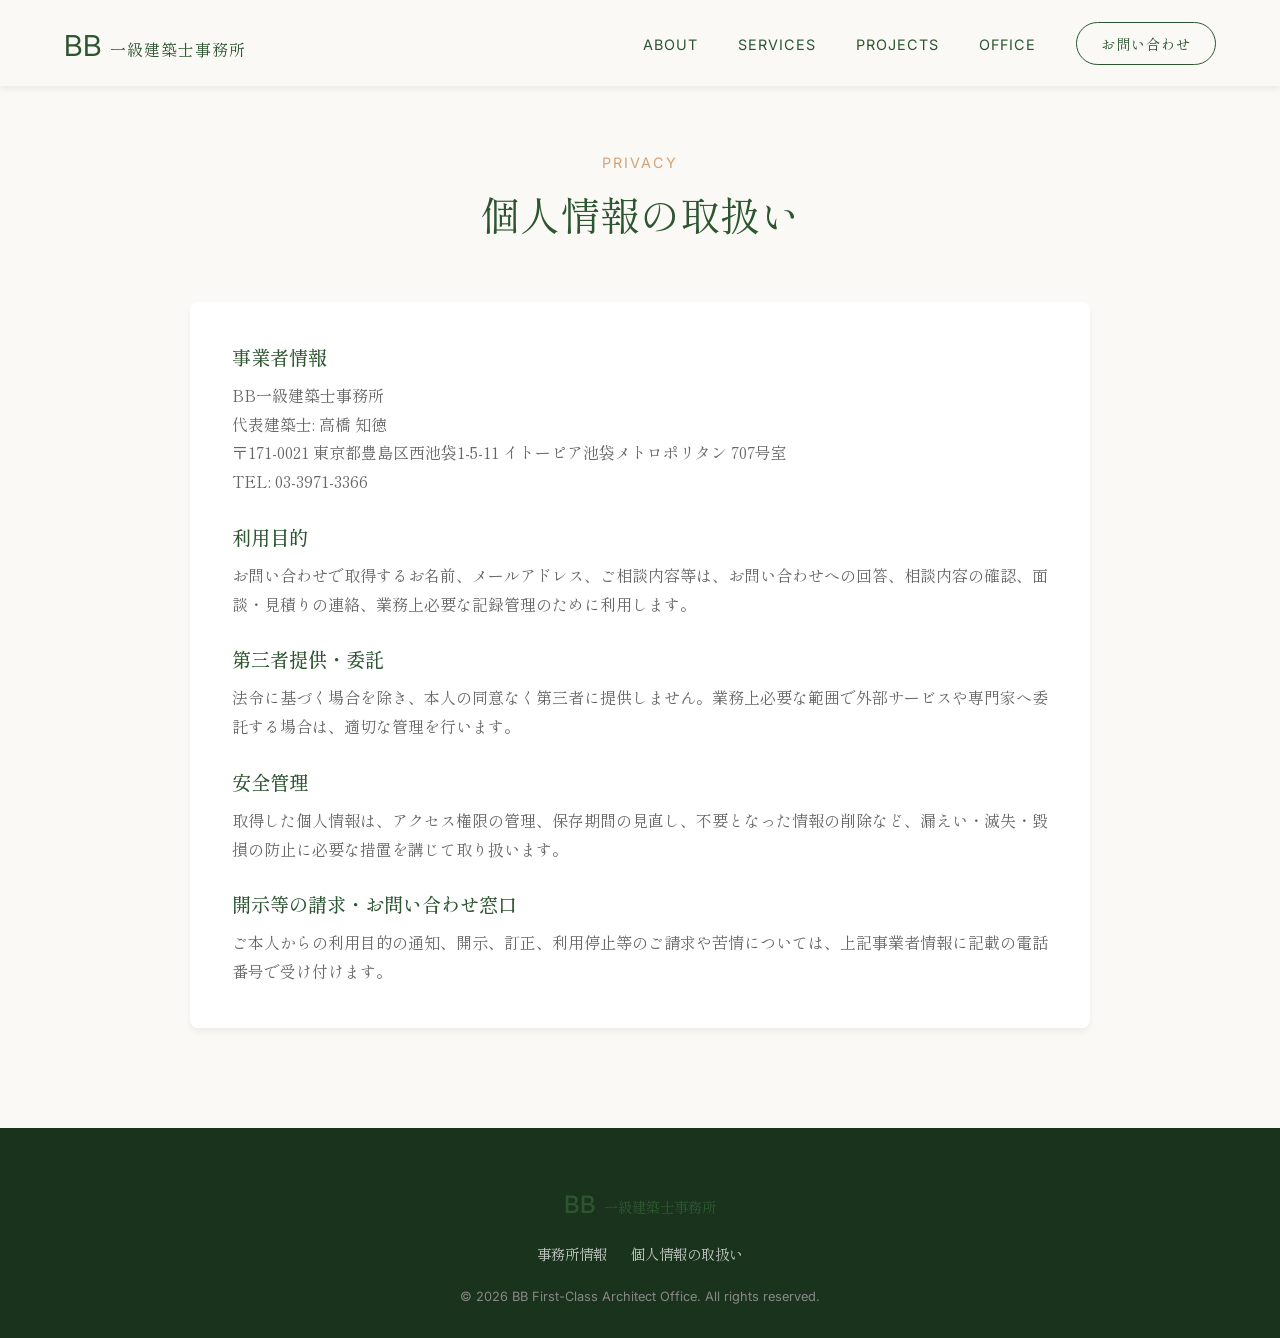
<file: privacy.html>
<!DOCTYPE html>
<html lang="ja">
<head>
    <meta charset="UTF-8">
    <meta name="viewport" content="width=device-width, initial-scale=1.0">
    <meta name="description" content="BB一級建築士事務所の個人情報の取扱いについて。">
    <title>個人情報の取扱い | BB一級建築士事務所</title>

    <!-- Google Fonts -->
    <link rel="preconnect" href="https://fonts.googleapis.com">
    <link rel="preconnect" href="https://fonts.gstatic.com" crossorigin>
    <link href="https://fonts.googleapis.com/css2?family=Inter:wght@300;400;500&family=Shippori+Mincho:wght@400;500;600;700&display=swap" rel="stylesheet">

    <!-- Styles -->
    <link rel="stylesheet" href="css/style.css">
</head>
<body class="subpage">

    <!-- Header -->
    <header class="header scrolled">
        <div class="header-inner">
            <h1 class="logo"><a href="index.html#hero">BB<span>一級建築士事務所</span></a></h1>
            <nav class="nav">
                <ul class="nav-list">
                    <li><a href="index.html#about" class="nav-link">About</a></li>
                    <li><a href="index.html#services" class="nav-link">Services</a></li>
                    <li><a href="index.html#projects" class="nav-link">Projects</a></li>
                    <li><a href="index.html#office" class="nav-link">Office</a></li>
                    <li><a href="index.html#contact" class="nav-link btn-contact">お問い合わせ</a></li>
                </ul>
            </nav>
            <div class="hamburger">
                <span></span><span></span><span></span>
            </div>
        </div>
    </header>

    <main>
        <section class="privacy section subpage-section">
            <div class="container">
                <div class="section-header">
                    <span class="section-label">Privacy</span>
                    <h2 class="section-title">個人情報の取扱い</h2>
                </div>
                <div class="privacy-content">
                    <h3>事業者情報</h3>
                    <p>BB一級建築士事務所<br>代表建築士: 高橋 知徳<br>〒171-0021 東京都豊島区西池袋1-5-11 イトーピア池袋メトロポリタン 707号室<br>TEL: 03-3971-3366</p>

                    <h3>利用目的</h3>
                    <p>お問い合わせで取得するお名前、メールアドレス、ご相談内容等は、お問い合わせへの回答、相談内容の確認、面談・見積りの連絡、業務上必要な記録管理のために利用します。</p>

                    <h3>第三者提供・委託</h3>
                    <p>法令に基づく場合を除き、本人の同意なく第三者に提供しません。業務上必要な範囲で外部サービスや専門家へ委託する場合は、適切な管理を行います。</p>

                    <h3>安全管理</h3>
                    <p>取得した個人情報は、アクセス権限の管理、保存期間の見直し、不要となった情報の削除など、漏えい・滅失・毀損の防止に必要な措置を講じて取り扱います。</p>

                    <h3>開示等の請求・お問い合わせ窓口</h3>
                    <p>ご本人からの利用目的の通知、開示、訂正、利用停止等のご請求や苦情については、上記事業者情報に記載の電話番号で受け付けます。</p>
                </div>
            </div>
        </section>
    </main>

    <footer class="footer">
        <div class="container text-center">
            <h2 class="footer-logo">BB<span>一級建築士事務所</span></h2>
            <ul class="footer-links">
                <li><a href="index.html#office">事務所情報</a></li>
                <li><a href="privacy.html">個人情報の取扱い</a></li>
            </ul>
            <p class="copyright">&copy; 2026 BB First-Class Architect Office. All rights reserved.</p>
        </div>
    </footer>

    <!-- Scripts -->
    <script src="js/script.js"></script>
</body>
</html>
</file>
<file: css/style.css>
/* ==========================================================================
   CSS Variables & Resets
   ========================================================================== */
:root {
    --primary-color: #2C5530; /* Forest Green */
    --primary-light: #4A704D;
    --secondary-color: #8A9A5B; /* Olive */
    --accent-color: #D4A373; /* Warm Wood/Beige */
    --bg-color: #FAF9F6; /* Off white / Natural */
    --bg-light: #F2F0E6; /* Slightly darker natural bg for contrast */
    --text-main: #333333;
    --text-light: #666666;
    --white: #FFFFFF;
    
    --font-en: 'Inter', sans-serif;
    --font-ja: 'Shippori Mincho', serif;
    
    --transition: all 0.4s cubic-bezier(0.25, 0.8, 0.25, 1);
    --shadow-sm: 0 4px 6px rgba(0, 0, 0, 0.05);
    --shadow-md: 0 10px 30px rgba(0, 0, 0, 0.08);
}

*, *::before, *::after {
    margin: 0;
    padding: 0;
    box-sizing: border-box;
}

html {
    scroll-behavior: smooth;
}

body {
    font-family: var(--font-ja);
    color: var(--text-main);
    background-color: var(--bg-color);
    line-height: 1.8;
    font-size: 16px;
    overflow-x: hidden;
}

a {
    text-decoration: none;
    color: inherit;
    transition: var(--transition);
}

ul {
    list-style: none;
}

img {
    max-width: 100%;
    height: auto;
    display: block;
}

/* ==========================================================================
   Typography & Utilities
   ========================================================================== */
h1, h2, h3, h4, h5, h6 {
    font-weight: 500;
    line-height: 1.4;
    color: var(--primary-color);
}

.text-center { text-align: center; }
.text-white { color: var(--white); }
.mt-5 { margin-top: 3rem; }

.container {
    width: 90%;
    max-width: 1200px;
    margin: 0 auto;
}

.section {
    padding: 100px 0;
}

.bg-light {
    background-color: var(--bg-light);
}

/* ==========================================================================
   Buttons
   ========================================================================== */
.btn-primary, .btn-submit {
    display: inline-block;
    background-color: var(--primary-color);
    color: var(--white);
    padding: 16px 40px;
    border-radius: 4px;
    font-size: 1rem;
    font-family: var(--font-ja);
    border: none;
    cursor: pointer;
    transition: var(--transition);
    position: relative;
    overflow: hidden;
    z-index: 1;
}

.btn-primary::before, .btn-submit::before {
    content: '';
    position: absolute;
    top: 0;
    left: 0;
    width: 0%;
    height: 100%;
    background-color: var(--secondary-color);
    transition: var(--transition);
    z-index: -1;
}

.btn-primary:hover::before, .btn-submit:hover::before {
    width: 100%;
}

.btn-primary:hover, .btn-submit:hover {
    color: var(--white);
    transform: translateY(-2px);
    box-shadow: var(--shadow-md);
}

/* ==========================================================================
   Header & Navigation
   ========================================================================== */
.header {
    position: fixed;
    top: 0;
    left: 0;
    width: 100%;
    z-index: 1000;
    padding: 20px 0;
    transition: var(--transition);
    background-color: transparent;
}

.header.scrolled {
    background-color: rgba(250, 249, 246, 0.95);
    backdrop-filter: blur(10px);
    padding: 15px 0;
    box-shadow: var(--shadow-sm);
}

.subpage .header {
    background-color: rgba(250, 249, 246, 0.95);
    backdrop-filter: blur(10px);
    box-shadow: var(--shadow-sm);
}

.header-inner {
    width: 90%;
    max-width: 1400px;
    margin: 0 auto;
    display: flex;
    justify-content: space-between;
    align-items: center;
}

.logo a {
    font-family: var(--font-en);
    font-size: 1.8rem;
    font-weight: 400;
    color: var(--primary-color);
    letter-spacing: 1px;
}

.logo span {
    font-family: var(--font-ja);
    font-size: 1rem;
    margin-left: 8px;
}

.nav-list {
    display: flex;
    align-items: center;
    gap: 40px;
}

.nav-link {
    font-family: var(--font-en);
    font-size: 0.9rem;
    letter-spacing: 1px;
    text-transform: uppercase;
    position: relative;
    color: var(--primary-color);
}

.nav-link::after {
    content: '';
    position: absolute;
    bottom: -5px;
    left: 0;
    width: 0%;
    height: 1px;
    background-color: var(--accent-color);
    transition: var(--transition);
}

.nav-link:hover::after {
    width: 100%;
}

.btn-contact {
    font-family: var(--font-ja);
    border: 1px solid var(--primary-color);
    padding: 10px 24px;
    border-radius: 30px;
    transition: var(--transition);
}

.btn-contact::after {
    display: none;
}

.btn-contact:hover {
    background-color: var(--primary-color);
    color: var(--white);
}

/* Hamburger (Mobile) */
.hamburger {
    display: none;
    cursor: pointer;
    width: 30px;
    height: 20px;
    position: relative;
    z-index: 1001;
}

.hamburger span {
    display: block;
    position: absolute;
    height: 2px;
    width: 100%;
    background: var(--primary-color);
    transition: var(--transition);
}

.hamburger span:nth-child(1) { top: 0; }
.hamburger span:nth-child(2) { top: 9px; }
.hamburger span:nth-child(3) { top: 18px; }

/* ==========================================================================
   Hero Section
   ========================================================================== */
.hero {
    height: 100vh;
    min-height: 600px;
    position: relative;
    display: flex;
    align-items: center;
    padding-left: 10%;
    overflow: hidden;
}

.hero-bg {
    position: absolute;
    top: 0;
    left: 0;
    width: 100%;
    height: 100%;
    z-index: -1;
}

.hero-bg img {
    width: 100%;
    height: 100%;
    object-fit: cover;
    animation: scaleImg 20s linear infinite alternate;
}

@keyframes scaleImg {
    0% { transform: scale(1); }
    100% { transform: scale(1.1); }
}

.hero-overlay {
    position: absolute;
    top: 0;
    left: 0;
    width: 100%;
    height: 100%;
    background: linear-gradient(to right, rgba(250, 249, 246, 0.9) 0%, rgba(250, 249, 246, 0.4) 50%, transparent 100%);
}

.hero-content {
    position: relative;
    z-index: 1;
    max-width: 600px;
}

.hero-intro {
    opacity: 1;
    transform: none;
}

.hero-title {
    font-size: 3.5rem;
    line-height: 1.3;
    margin-bottom: 24px;
    font-weight: 400;
}

.hero-title-motion .char {
    display: inline-block;
    opacity: 0;
    filter: blur(10px);
    transform: translateY(0.55em);
    will-change: opacity, filter, transform;
    animation: heroCharIn 0.85s cubic-bezier(0.18, 0.9, 0.28, 1) forwards;
    animation-delay: calc(0.28s + (var(--i) * 0.18s));
}

@keyframes heroCharIn {
    to {
        opacity: 1;
        filter: blur(0);
        transform: translateY(0);
    }
}

.hero-subtitle {
    font-size: 1.2rem;
    color: var(--text-main);
    letter-spacing: 0.5px;
}

.hero-intro .hero-subtitle {
    opacity: 0;
    transform: translateY(18px);
    animation: heroSubtitleIn 0.9s ease forwards;
    animation-delay: 3.9s;
}

@keyframes heroSubtitleIn {
    to {
        opacity: 1;
        transform: translateY(0);
    }
}

/* ==========================================================================
   Section Headers
   ========================================================================== */
.section-header {
    text-align: center;
    margin-bottom: 60px;
}

.section-label {
    font-family: var(--font-en);
    font-size: 0.9rem;
    color: var(--accent-color);
    letter-spacing: 2px;
    text-transform: uppercase;
    display: block;
    margin-bottom: 10px;
}

.section-title {
    font-size: 2.5rem;
    font-weight: 400;
}

.section-note {
    max-width: 760px;
    margin: 18px auto 0;
    color: var(--text-light);
    font-size: 0.95rem;
}

/* ==========================================================================
   About Section
   ========================================================================== */
.about-grid {
    display: grid;
    grid-template-columns: 1fr 1fr;
    gap: 80px;
    align-items: center;
}

.about-image {
    position: relative;
}

.about-image img {
    border-radius: 8px;
    box-shadow: var(--shadow-md);
    position: relative;
    z-index: 2;
}

.image-accent {
    position: absolute;
    bottom: -20px;
    left: -20px;
    width: 60%;
    height: 60%;
    background-color: var(--secondary-color);
    opacity: 0.2;
    border-radius: 8px;
    z-index: 1;
}

.about-text .section-title {
    margin-bottom: 30px;
    font-size: 2.2rem;
}

.about-text p {
    margin-bottom: 20px;
    color: var(--text-light);
}

.profile-cards {
    margin-top: 40px;
    display: grid;
    grid-template-columns: 1fr 1fr;
    gap: 20px;
}

.profile-card {
    background-color: var(--white);
    padding: 24px;
    border-radius: 8px;
    border-left: 3px solid var(--accent-color);
    box-shadow: var(--shadow-sm);
    transition: var(--transition);
}

.profile-card:hover {
    transform: translateY(-5px);
    box-shadow: var(--shadow-md);
}

.profile-card h3 {
    font-size: 0.9rem;
    color: var(--secondary-color);
    margin-bottom: 5px;
}

.profile-card .name {
    font-size: 1.2rem;
    font-weight: 500;
    color: var(--primary-color);
    margin-bottom: 10px;
}

.profile-card .desc {
    font-size: 0.85rem;
    margin-bottom: 0;
}

/* ==========================================================================
   Services Section
   ========================================================================== */
.services-grid {
    display: grid;
    grid-template-columns: repeat(3, 1fr);
    gap: 30px;
}

.service-card {
    background-color: var(--white);
    padding: 50px 30px;
    border-radius: 8px;
    text-align: center;
    box-shadow: var(--shadow-sm);
    transition: var(--transition);
    position: relative;
    overflow: hidden;
}

.service-card::before {
    content: '';
    position: absolute;
    top: 0;
    left: 0;
    width: 100%;
    height: 4px;
    background-color: var(--secondary-color);
    transform: scaleX(0);
    transition: var(--transition);
    transform-origin: left;
}

.service-card:hover {
    transform: translateY(-10px);
    box-shadow: var(--shadow-md);
}

.service-card:hover::before {
    transform: scaleX(1);
}

.service-icon {
    font-family: var(--font-en);
    font-size: 3rem;
    font-weight: 300;
    color: rgba(44, 85, 48, 0.1);
    margin-bottom: 20px;
}

.service-card h3 {
    font-size: 1.4rem;
    margin-bottom: 20px;
}

.service-card p {
    color: var(--text-light);
    font-size: 0.95rem;
}

/* ==========================================================================
   Projects Section
   ========================================================================== */
.projects-grid {
    display: grid;
    grid-template-columns: 1fr 1fr;
    gap: 40px;
}

.project-card {
    cursor: pointer;
}

.project-img-wrapper {
    overflow: hidden;
    border-radius: 8px;
    margin-bottom: 20px;
    box-shadow: var(--shadow-sm);
}

.project-img-button {
    display: block;
    width: 100%;
    padding: 0;
    border: 0;
    background: transparent;
    cursor: zoom-in;
    font: inherit;
}

.project-img-button:focus-visible {
    outline: 3px solid var(--accent-color);
    outline-offset: 4px;
}

.project-img-wrapper img {
    transition: transform 0.6s cubic-bezier(0.25, 0.8, 0.25, 1);
}

.project-card:hover .project-img-wrapper img {
    transform: scale(1.05);
}

.project-info h3 {
    font-size: 1.5rem;
    margin-bottom: 5px;
    transition: var(--transition);
}

.project-card:hover .project-info h3 {
    color: var(--secondary-color);
}

.project-info p {
    font-family: var(--font-en);
    color: var(--text-light);
    font-size: 0.9rem;
    letter-spacing: 1px;
}

.image-lightbox {
    position: fixed;
    inset: 0;
    z-index: 2000;
    display: flex;
    align-items: center;
    justify-content: center;
    padding: 80px 24px 32px;
    background-color: rgba(18, 30, 20, 0.9);
    opacity: 0;
    visibility: hidden;
    pointer-events: none;
    transition: opacity 0.25s ease, visibility 0.25s ease;
}

.image-lightbox.active {
    opacity: 1;
    visibility: visible;
    pointer-events: auto;
}

.lightbox-img {
    width: auto;
    max-width: min(1100px, 92vw);
    max-height: 82vh;
    border-radius: 8px;
    box-shadow: 0 22px 60px rgba(0, 0, 0, 0.35);
    object-fit: contain;
}

.lightbox-close {
    position: fixed;
    top: 22px;
    right: 22px;
    width: 44px;
    height: 44px;
    display: grid;
    place-items: center;
    border: 1px solid rgba(255, 255, 255, 0.45);
    border-radius: 50%;
    background-color: rgba(250, 249, 246, 0.95);
    color: var(--primary-color);
    cursor: pointer;
    font-size: 2rem;
    line-height: 1;
    transition: var(--transition);
}

.lightbox-close:hover,
.lightbox-close:focus-visible {
    background-color: var(--white);
    transform: translateY(-2px);
}

body.lightbox-open {
    overflow: hidden;
}

.btn-note {
    display: inline-block;
    border: 1px solid rgba(44, 85, 48, 0.25);
    color: var(--primary-color);
    background-color: var(--white);
    padding: 14px 28px;
    border-radius: 4px;
    font-size: 0.95rem;
}

/* ==========================================================================
   Office Section
   ========================================================================== */
.office-card,
.privacy-content {
    background-color: var(--white);
    border-radius: 8px;
    box-shadow: var(--shadow-sm);
    padding: 42px;
}

.office-list {
    display: grid;
    grid-template-columns: 1fr 1fr;
    gap: 0;
    border-top: 1px solid rgba(44, 85, 48, 0.16);
}

.office-list div {
    display: grid;
    grid-template-columns: minmax(150px, 0.55fr) 1fr;
    gap: 20px;
    padding: 20px 0;
    border-bottom: 1px solid rgba(44, 85, 48, 0.16);
}

.office-list div:nth-child(odd) {
    padding-right: 28px;
}

.office-list div:nth-child(even) {
    padding-left: 28px;
}

.office-list dt {
    color: var(--primary-color);
    font-weight: 500;
}

.office-list dd {
    color: var(--text-light);
}

.legal-caution {
    margin-top: 28px;
    padding: 18px 20px;
    border-left: 3px solid var(--accent-color);
    background-color: var(--bg-color);
    color: var(--text-light);
    font-size: 0.92rem;
}

/* ==========================================================================
   Contact Section
   ========================================================================== */
.contact {
    background-color: var(--primary-color);
    color: var(--white);
    position: relative;
    overflow: hidden;
}

.contact-inner {
    display: grid;
    grid-template-columns: 1fr 1.2fr;
    gap: 60px;
    position: relative;
    z-index: 1;
}

.contact-info .section-label {
    color: var(--accent-color);
}

.contact-details {
    margin-top: 40px;
    font-size: 1.1rem;
}

.contact-details .tel {
    font-family: var(--font-en);
    font-size: 1.5rem;
    margin: 15px 0;
    color: var(--accent-color);
}

.contact-form-wrapper {
    background-color: var(--white);
    padding: 40px;
    border-radius: 8px;
    color: var(--text-main);
}

.form-lead {
    margin-bottom: 24px;
    color: var(--text-light);
    font-size: 0.95rem;
}

.form-group {
    margin-bottom: 24px;
}

.form-group label {
    display: block;
    margin-bottom: 8px;
    font-size: 0.9rem;
}

.form-group input,
.form-group textarea {
    width: 100%;
    padding: 15px;
    border: 1px solid #ddd;
    border-radius: 4px;
    font-family: inherit;
    font-size: 1rem;
    transition: var(--transition);
    background-color: #fcfcfc;
}

.form-group input:focus,
.form-group textarea:focus {
    outline: none;
    border-color: var(--secondary-color);
    background-color: var(--white);
}

.form-group input:disabled,
.form-group textarea:disabled {
    color: #777;
    background-color: #f1f1f1;
    cursor: not-allowed;
}

.checkbox-consent {
    display: flex;
    gap: 10px;
    align-items: flex-start;
    margin-bottom: 24px;
    color: var(--text-light);
    font-size: 0.9rem;
}

.checkbox-consent input {
    margin-top: 7px;
}

.checkbox-consent a {
    color: var(--primary-color);
    text-decoration: underline;
    text-underline-offset: 3px;
}

.btn-submit {
    width: 100%;
    font-size: 1.1rem;
}

.btn-submit:disabled {
    background-color: #b8b8b8;
    cursor: not-allowed;
    transform: none;
    box-shadow: none;
}

.btn-submit:disabled::before {
    display: none;
}

/* ==========================================================================
   Access Section
   ========================================================================== */
.access-inner {
    display: grid;
    grid-template-columns: minmax(280px, 0.45fr) 1fr;
    gap: 40px;
    align-items: stretch;
}

.access-info {
    background-color: var(--white);
    border-radius: 8px;
    box-shadow: var(--shadow-sm);
    padding: 36px;
}

.access-info h3 {
    margin-bottom: 20px;
    font-size: 1.35rem;
}

.access-info p {
    color: var(--text-light);
    margin-bottom: 18px;
}

.access-info p:last-child {
    margin-bottom: 0;
}

.access-map {
    min-height: 420px;
    border-radius: 8px;
    overflow: hidden;
    box-shadow: var(--shadow-sm);
    background-color: var(--white);
}

.access-map iframe {
    width: 100%;
    height: 100%;
    min-height: 420px;
    border: 0;
    display: block;
}

/* ==========================================================================
   Privacy Section
   ========================================================================== */
.privacy-content {
    max-width: 900px;
    margin: 0 auto;
}

.subpage-section {
    padding-top: 150px;
}

.privacy-content h3 {
    margin-top: 28px;
    margin-bottom: 10px;
    font-size: 1.2rem;
}

.privacy-content h3:first-child {
    margin-top: 0;
}

.privacy-content p {
    color: var(--text-light);
}

/* ==========================================================================
   Footer
   ========================================================================== */
.footer {
    background-color: #1A331D;
    color: var(--white);
    padding: 60px 0 30px;
}

.footer-logo {
    font-family: var(--font-en);
    font-size: 1.5rem;
    margin-bottom: 20px;
}

.footer-logo span {
    font-family: var(--font-ja);
    font-size: 0.9rem;
    margin-left: 8px;
}

.footer-links {
    display: flex;
    justify-content: center;
    gap: 24px;
    margin-bottom: 18px;
    color: rgba(255, 255, 255, 0.75);
    font-size: 0.9rem;
}

.footer-links a:hover {
    color: var(--white);
}

.copyright {
    font-family: var(--font-en);
    font-size: 0.8rem;
    color: #888;
}

/* ==========================================================================
   Animations & Reveal
   ========================================================================== */
.fade-in-up {
    animation: fadeInUp 1s ease forwards;
}

@keyframes fadeInUp {
    from {
        opacity: 0;
        transform: translateY(30px);
    }
    to {
        opacity: 1;
        transform: translateY(0);
    }
}

.reveal {
    opacity: 0;
    transform: translateY(30px);
    transition: all 0.8s ease;
}

.reveal.active {
    opacity: 1;
    transform: translateY(0);
}

.delay-1 { transition-delay: 0.2s; }
.delay-2 { transition-delay: 0.4s; }

/* ==========================================================================
   Responsive Design
   ========================================================================== */
@media (max-width: 992px) {
    .about-grid, .contact-inner {
        grid-template-columns: 1fr;
        gap: 50px;
    }
    .office-list {
        grid-template-columns: 1fr;
    }
    .office-list div:nth-child(odd),
    .office-list div:nth-child(even) {
        padding-left: 0;
        padding-right: 0;
    }
    .hero-title {
        font-size: 2.8rem;
    }
}

@media (max-width: 768px) {
    .nav {
        position: fixed;
        top: 0;
        right: -100%;
        width: 80%;
        height: 100vh;
        background-color: var(--bg-color);
        display: flex;
        align-items: center;
        justify-content: center;
        transition: var(--transition);
        box-shadow: -5px 0 15px rgba(0,0,0,0.1);
    }
    
    .nav.active {
        right: 0;
    }
    
    .nav-list {
        flex-direction: column;
        gap: 30px;
    }
    
    .hamburger {
        display: block;
    }
    
    .hamburger.active span:nth-child(1) {
        transform: rotate(45deg);
        top: 9px;
    }
    .hamburger.active span:nth-child(2) {
        opacity: 0;
    }
    .hamburger.active span:nth-child(3) {
        transform: rotate(-45deg);
        top: 9px;
    }
    
    .hero {
        padding-left: 5%;
    }
    
    .hero-title {
        font-size: 2.2rem;
    }

    .hero-title-motion .char {
        animation-duration: 0.75s;
        animation-delay: calc(0.22s + (var(--i) * 0.14s));
    }

    .hero-intro .hero-subtitle {
        animation-delay: 3.1s;
    }
    
    .services-grid, .projects-grid, .profile-cards {
        grid-template-columns: 1fr;
    }

    .office-card,
    .privacy-content,
    .contact-form-wrapper {
        padding: 28px;
    }

    .access-inner {
        grid-template-columns: 1fr;
        gap: 24px;
    }

    .access-info {
        padding: 28px;
    }

    .access-map,
    .access-map iframe {
        min-height: 340px;
    }

    .office-list div {
        grid-template-columns: 1fr;
        gap: 6px;
    }

    .footer-links {
        flex-direction: column;
        gap: 10px;
    }

    .image-lightbox {
        padding: 72px 14px 24px;
    }

    .lightbox-img {
        max-width: 94vw;
        max-height: 78vh;
    }

    .lightbox-close {
        top: 14px;
        right: 14px;
        width: 42px;
        height: 42px;
    }
    
    .hero-overlay {
        background: linear-gradient(to right, rgba(250, 249, 246, 0.95) 0%, rgba(250, 249, 246, 0.7) 100%);
    }
}

@media (prefers-reduced-motion: reduce) {
    .hero-title-motion .char {
        opacity: 1;
        filter: none;
        transform: none;
        animation: none;
    }

    .image-lightbox {
        transition: none;
    }
}
</file>
